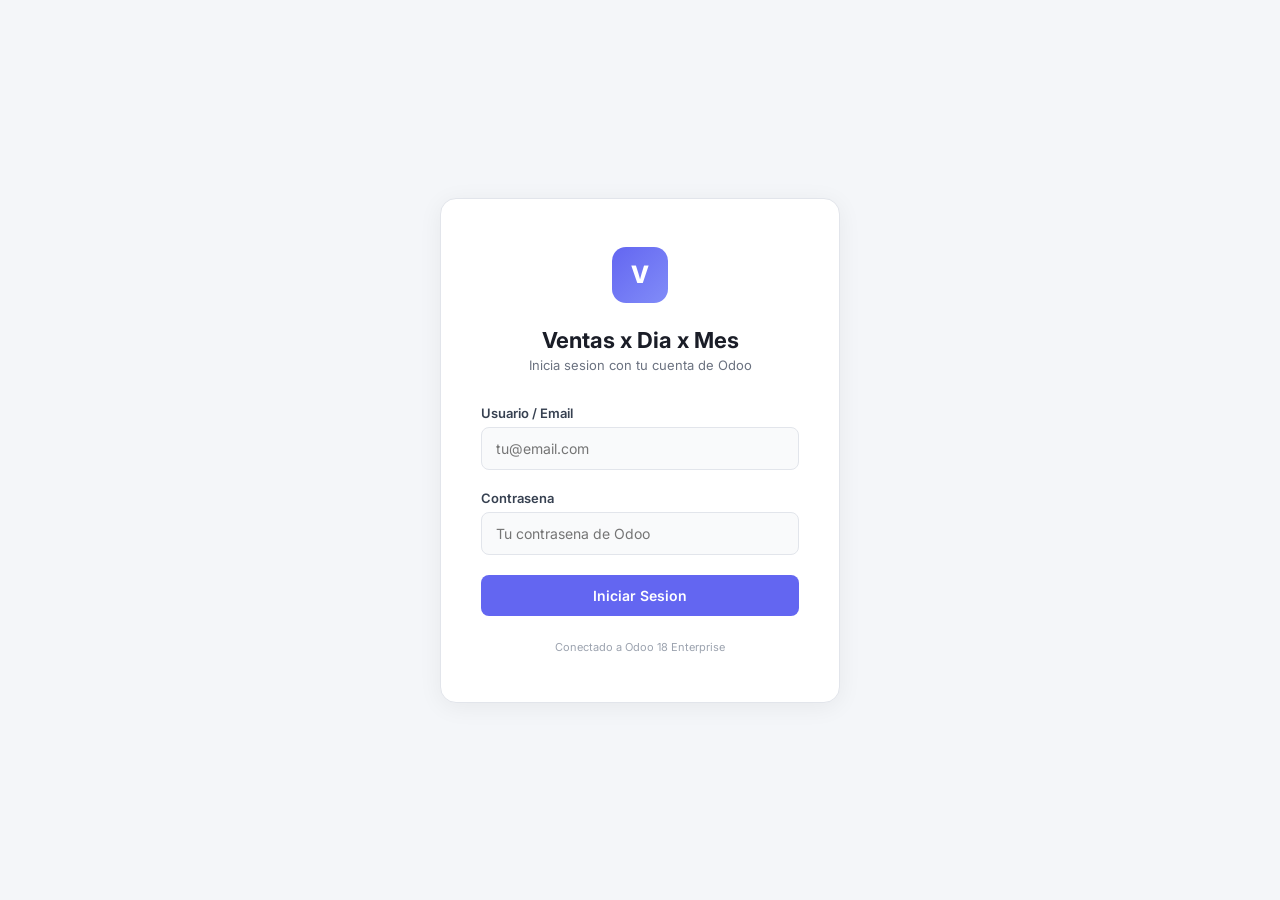
<file: templates/login.html>
<!DOCTYPE html>
<html lang="es">
<head>
    <meta charset="UTF-8">
    <meta name="viewport" content="width=device-width, initial-scale=1.0">
    <title>Ventas - Iniciar Sesion</title>
    <link href="https://fonts.googleapis.com/css2?family=Inter:wght@400;500;600;700;800&display=swap" rel="stylesheet">
    <style>
        * { margin: 0; padding: 0; box-sizing: border-box; }
        body {
            font-family: 'Inter', sans-serif;
            background: #f4f6f9;
            min-height: 100vh;
            display: flex;
            align-items: center;
            justify-content: center;
        }
        .login-card {
            background: #fff;
            border-radius: 16px;
            padding: 48px 40px;
            width: 100%;
            max-width: 400px;
            box-shadow: 0 4px 24px rgba(0,0,0,0.06);
            border: 1px solid #e2e5eb;
        }
        .login-logo {
            width: 56px; height: 56px;
            background: linear-gradient(135deg, #6366f1, #818cf8);
            border-radius: 14px;
            display: flex; align-items: center; justify-content: center;
            font-size: 24px; color: #fff; font-weight: 800;
            margin: 0 auto 24px;
        }
        h1 { text-align: center; font-size: 22px; font-weight: 700; margin-bottom: 4px; color: #1a1d27; }
        .subtitle { text-align: center; font-size: 13px; color: #6b7280; margin-bottom: 32px; }
        label { display: block; font-size: 13px; font-weight: 600; color: #374151; margin-bottom: 6px; }
        input {
            width: 100%; padding: 12px 14px; border: 1px solid #e2e5eb;
            border-radius: 8px; font-size: 14px; font-family: inherit;
            background: #f9fafb; transition: border-color 0.2s;
        }
        input:focus { outline: none; border-color: #6366f1; background: #fff; }
        .field { margin-bottom: 20px; }
        .btn-login {
            width: 100%; padding: 12px; background: #6366f1; color: #fff;
            border: none; border-radius: 8px; font-size: 14px; font-weight: 600;
            font-family: inherit; cursor: pointer; transition: background 0.2s;
        }
        .btn-login:hover { background: #818cf8; }
        .btn-login:disabled { opacity: 0.6; cursor: not-allowed; }
        .error {
            background: rgba(220,38,38,0.08); color: #dc2626;
            padding: 10px 14px; border-radius: 8px; font-size: 13px;
            margin-bottom: 16px; display: none;
        }
        .powered { text-align: center; margin-top: 24px; font-size: 11px; color: #9ca3af; }
    </style>
</head>
<body>
    <div class="login-card">
        <div class="login-logo">V</div>
        <h1>Ventas x Dia x Mes</h1>
        <div class="subtitle">Inicia sesion con tu cuenta de Odoo</div>
        <div class="error" id="error"></div>
        <form id="loginForm">
            <div class="field">
                <label for="login">Usuario / Email</label>
                <input type="text" id="login" placeholder="tu@email.com" autocomplete="username" required>
            </div>
            <div class="field">
                <label for="password">Contrasena</label>
                <input type="password" id="password" placeholder="Tu contrasena de Odoo" autocomplete="current-password" required>
            </div>
            <button type="submit" class="btn-login" id="btnLogin">Iniciar Sesion</button>
        </form>
        <div class="powered">Conectado a Odoo 18 Enterprise</div>
    </div>
    <script>
        document.getElementById("loginForm").addEventListener("submit", async (e) => {
            e.preventDefault();
            const btn = document.getElementById("btnLogin");
            const err = document.getElementById("error");
            err.style.display = "none";
            btn.disabled = true;
            btn.textContent = "Verificando...";
            try {
                const res = await fetch("/api/login", {
                    method: "POST",
                    headers: {"Content-Type": "application/json"},
                    body: JSON.stringify({
                        login: document.getElementById("login").value,
                        password: document.getElementById("password").value,
                    }),
                });
                const data = await res.json();
                if (data.ok) {
                    window.location.href = "/";
                } else {
                    err.textContent = data.error || "Error de autenticacion";
                    err.style.display = "block";
                }
            } catch (ex) {
                err.textContent = "Error de conexion";
                err.style.display = "block";
            }
            btn.disabled = false;
            btn.textContent = "Iniciar Sesion";
        });
    </script>
</body>
</html>
</file>
